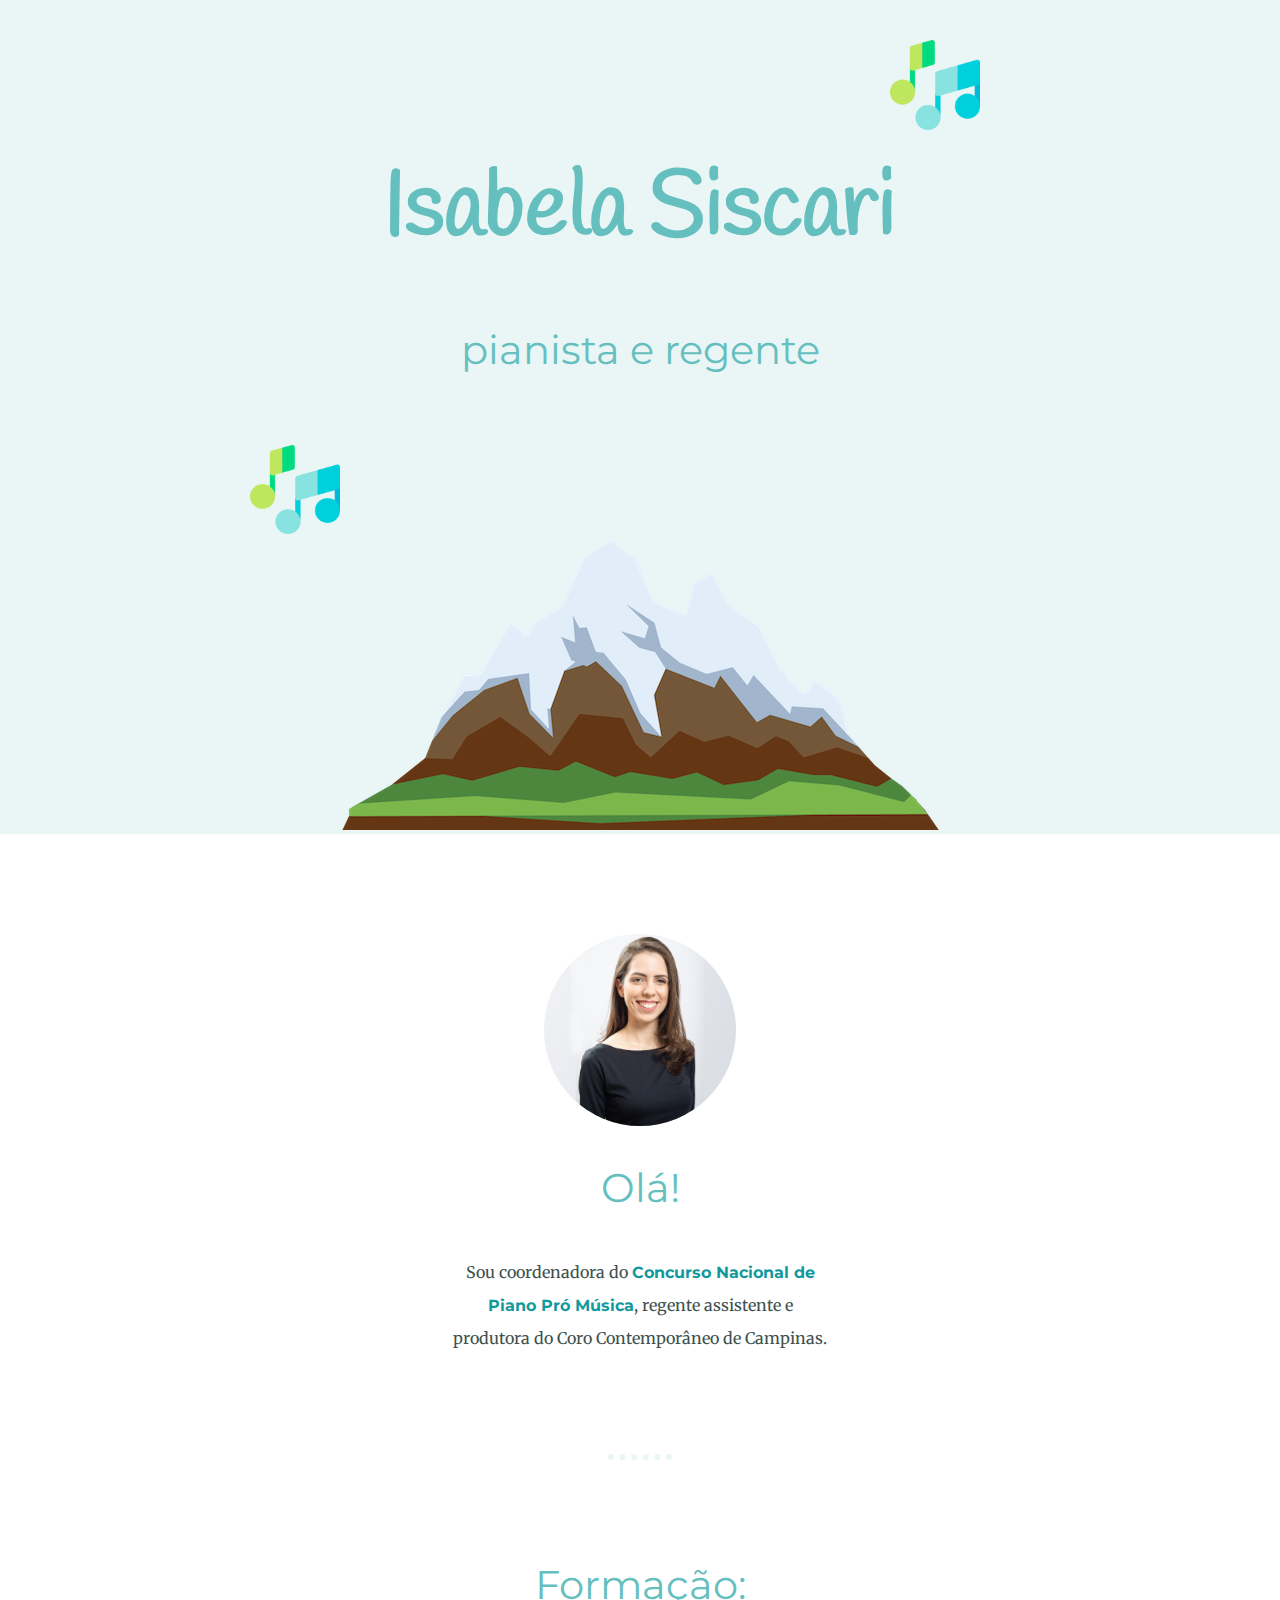
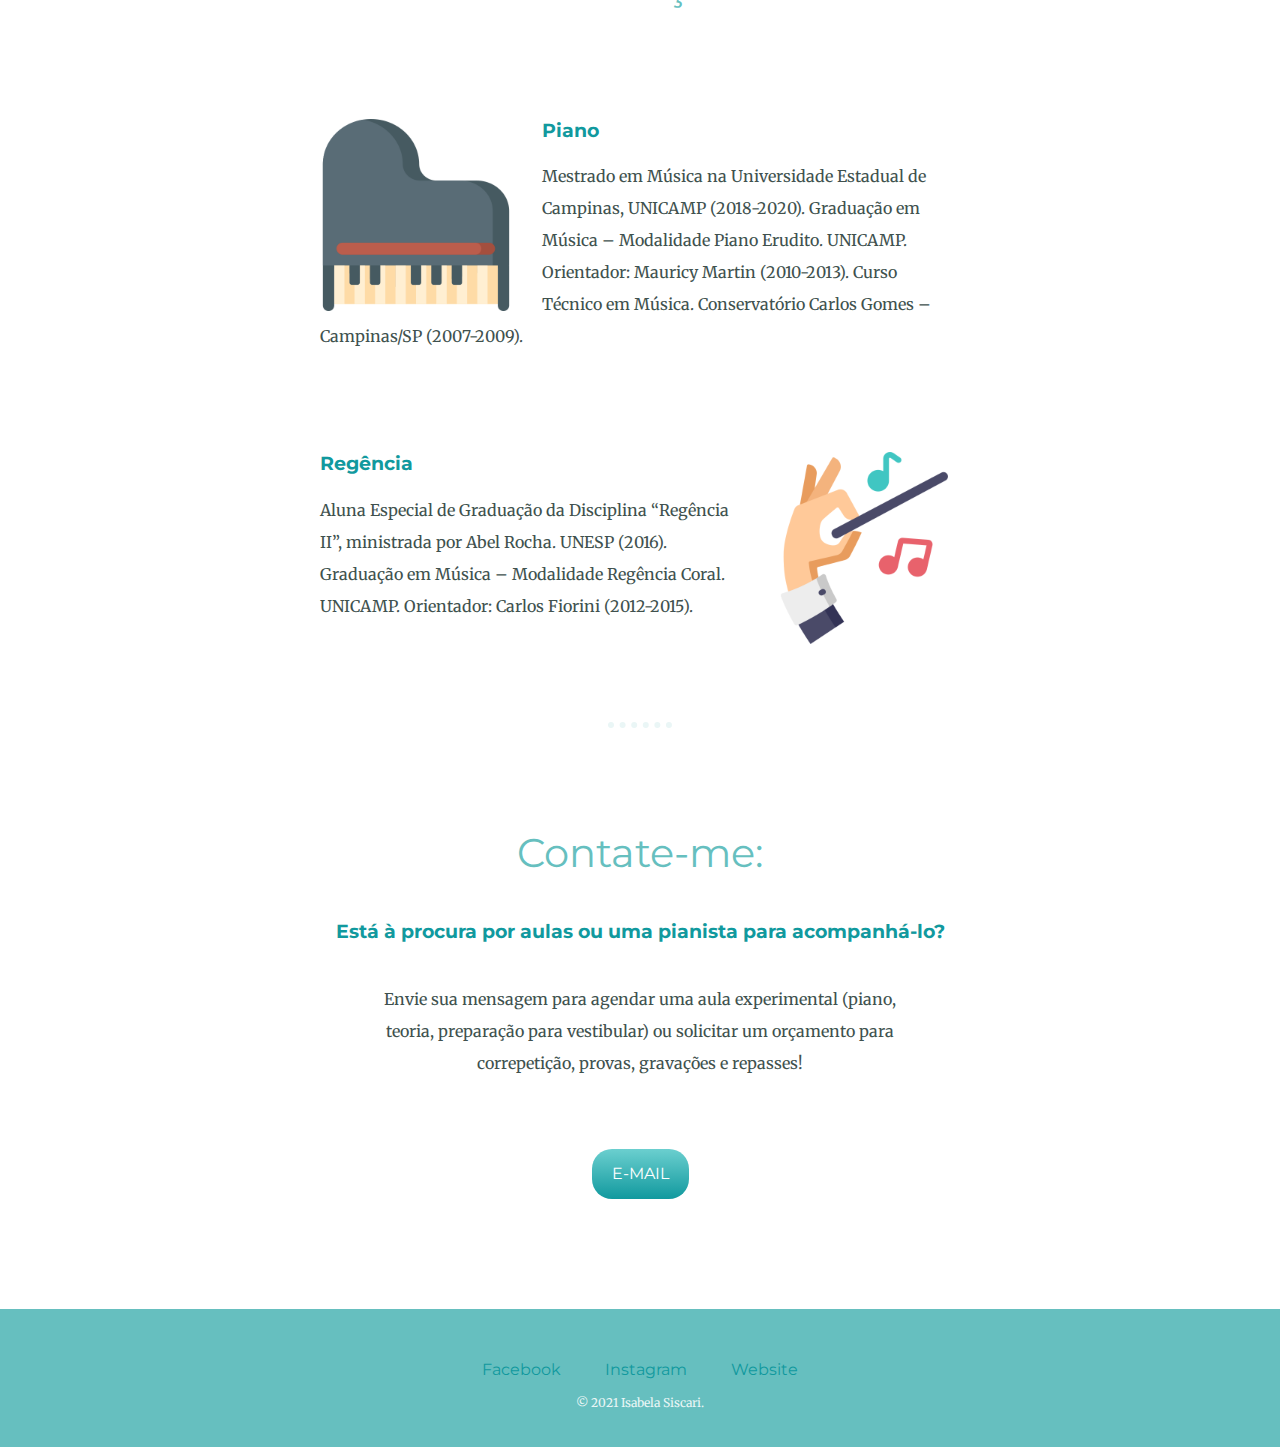
<file: index.html>
<!DOCTYPE html>
<html lang="en" dir="ltr">
  <head>
    <meta charset="utf-8">
    <title>Isabela Siscari</title>
    <link rel="stylesheet" href="css/styles.css">
    <link rel="icon" href="favicon.ico">
    <link href="https://fonts.googleapis.com/css2?family=Handlee&family=Merriweather:ital,wght@0,300;0,400;0,700;0,900;1,300;1,400;1,700;1,900&family=Montserrat:ital,wght@0,100;0,200;0,300;0,400;0,500;0,600;0,700;0,800;0,900;1,100;1,200;1,300;1,400;1,500;1,600;1,700;1,800;1,900&family=Sacramento&display=swap" rel="stylesheet">
  </head>
  <body>
      <div class="top-container">
        <img class="top-notes" src="images/music.png" alt="music notes image">
        <h1>Isabela Siscari</h1>
        <h2><p><span class="pianista">pianista</span> e regente</p></h2>
        <img class="bottom-notes" src="images/music.png" alt="music notes image">
        <img src="images/mountain.png" alt="mountain-img">

    </div>

    <div class="middle-container">
      <div class="profile">
        <img class="isabela-img" src="images/201910_sq.jpg" alt="isabela profile picture">
        <h2>Olá!</h2>
        <p class="intro">Sou coordenadora do <strong><a class="concurso" href="https://www.promusica.mus.br/iv-concurso-de-piano">Concurso Nacional de Piano Pró Música</a></strong>, regente assistente e produtora do Coro Contemporâneo de Campinas.</p>
      </div>

      <hr>

      <div class="skills">
        <h2>Formação:</h2>
        <div class="skill-row">
          <img class="piano" src="images/piano.png" alt="piano-img">
          <h3>Piano</h3>
          <p>Mestrado em Música na Universidade Estadual de Campinas, UNICAMP (2018-2020). Graduação em Música – Modalidade Piano Erudito. UNICAMP. Orientador: Mauricy Martin (2010-2013). Curso Técnico em Música. Conservatório Carlos Gomes – Campinas/SP (2007-2009). </p>
        </div>
        <div class="skill-row">
          <img class="conductor" src="images/conductor.png" alt="conductor-img">
          <h3>Regência</h3>
          <p>Aluna Especial de Graduação da Disciplina “Regência II”, ministrada por Abel Rocha. UNESP (2016). Graduação em Música – Modalidade Regência Coral. UNICAMP. Orientador: Carlos Fiorini (2012-2015).</p>
        </div>
      </div>
      <hr>

      <div class="contact-me">
        <h2>Contate-me:</h2>
        <h3>Está à procura por aulas ou uma pianista para acompanhá-lo?</h3>
        <p class="contact-message">Envie sua mensagem para agendar uma aula experimental (piano, teoria, preparação para vestibular) ou solicitar um orçamento para correpetição, provas, gravações e repasses!</p>
        <br>
        <a class="btn" href="mailto:isabelasiscari@gmail.com">E-mail</a>
      </div>
    </div>


    <div class="bottom-container">
      <a class="footer-link" href="https://www.facebook.com/isabelasiscari">Facebook</a>
      <a class="footer-link" href="https://instagram.com/isabelasiscari">Instagram</a>
      <a class="footer-link" href="https://isabelasiscari.wixsite.com/isabelasiscari">Website</a>
      <p class="copyright" >© 2021 Isabela Siscari.</p>
    </div>

<div class="credits" >Icons made by <a href="https://www.freepik.com" title="Freepik">Freepik</a> from <a href="https://www.flaticon.com/" title="Flaticon">www.flaticon.com</a></div>

  </body>
</html>
</file>
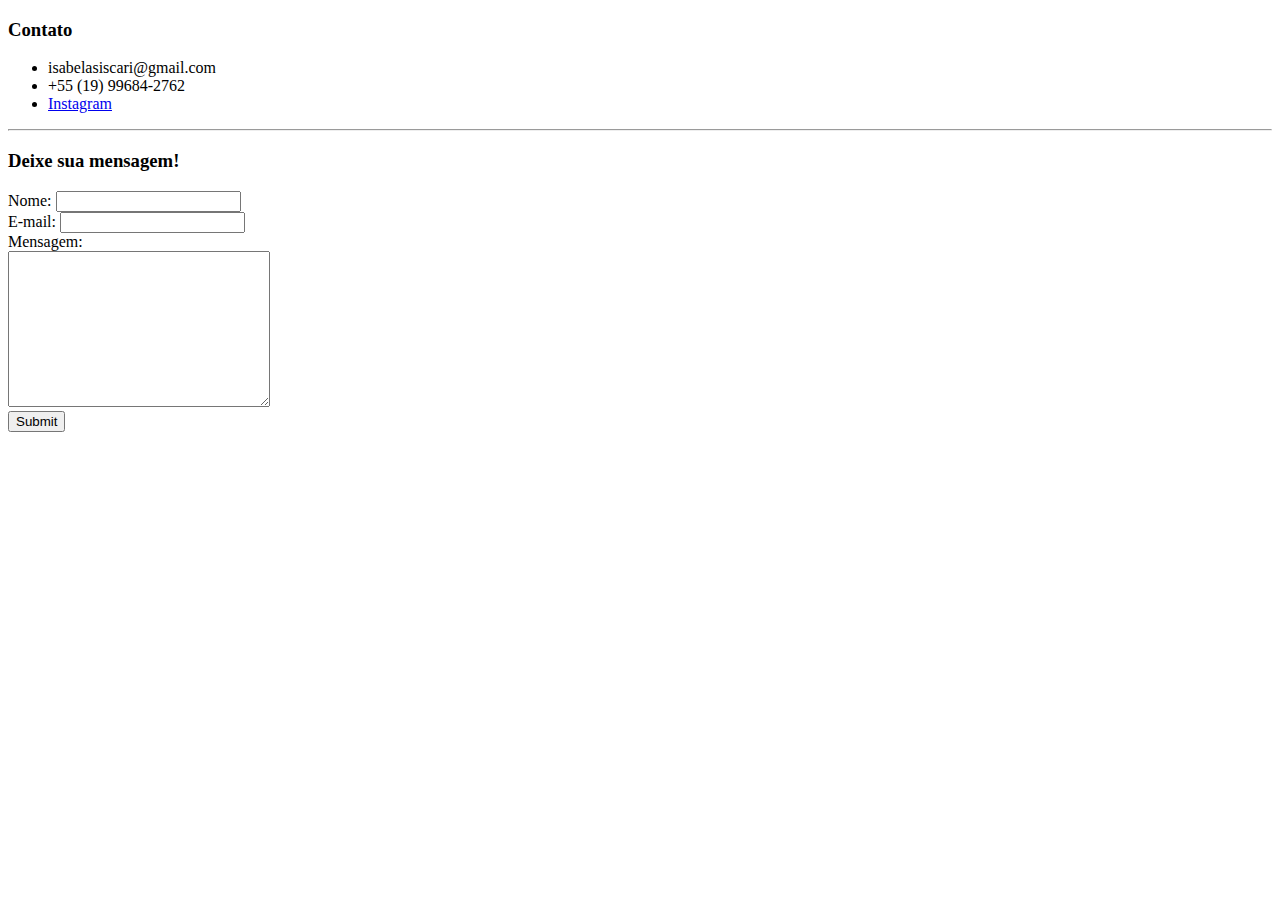
<file: contato.html>
<!DOCTYPE html>
<html lang="en" dir="ltr">
  <head>
    <meta charset="utf-8">
    <title>Contato</title>
  </head>
  <body>
    <h3>Contato</h3>
    <ul>
      <li>isabelasiscari@gmail.com</li>
      <li>+55 (19) 99684-2762</li>
      <li><a href="https://www.instagram.com/isabelasiscari/">Instagram</a></li>
    </ul>
    <hr>
    <h3>Deixe sua mensagem!</h3>
    <form action="mailto:isabelasiscari@gmail.com" method="post">
      <label>Nome:</label>
      <input type="text" name="Nome" value="">
      <br>
      <label>E-mail:</label>
      <input type="email" name="E-mail" value="">
      <br>
      <label>Mensagem:</label>
      <br>
      <textarea name="Mensagem" rows="10" cols="30"></textarea>
      <br>
      <input type="submit" name="">
    </form>
    
  </body>
</html>
</file>
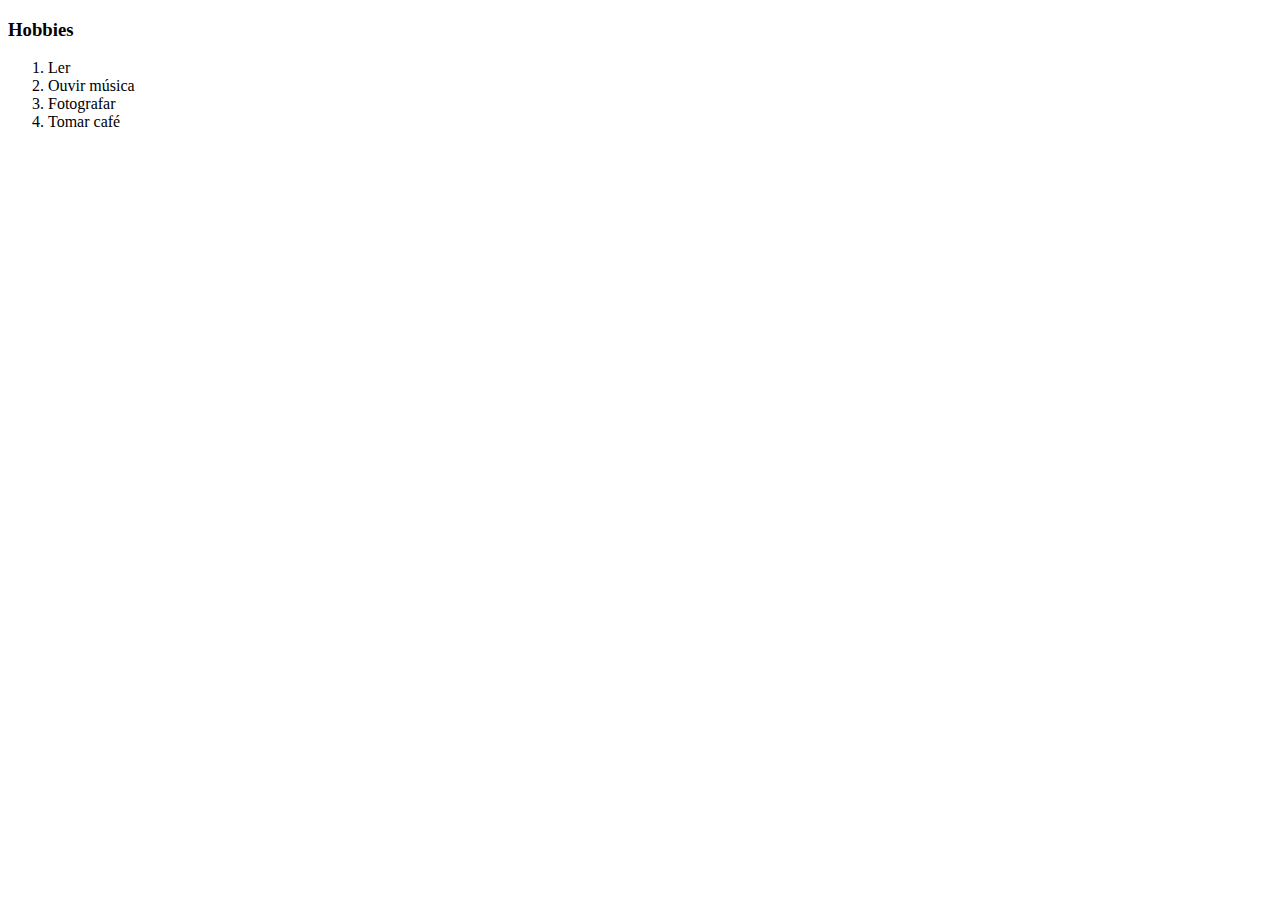
<file: hobbies.html>
<!DOCTYPE html>
<html lang="en" dir="ltr">
  <head>
    <meta charset="utf-8">
    <title>Hobbies</title>
  </head>
  <body>
    <h3>Hobbies</h3>
    <ol>
      <li>Ler</li>
      <li>Ouvir música</li>
      <li>Fotografar</li>
      <li>Tomar café</li>
    </ol>
  </body>
</html>
</file>
<file: css/styles.css>
body {
  color: #40514E;
  font-family: 'Merriweather', serif;
  margin: 0;
  text-align: center;
}

h1 {
  color: #66BFBF;
  font-family: 'Handlee', cursive;
  font-size: 5.625rem;
  margin: 50px auto 0;
}

h2 {
  color: #66BFBF;
  font-family: 'Montserrat', sans-serif;
  font-size: 2.5rem;
  font-weight: normal;
  padding-bottom: 10px;
}

h3 {
  color: #11999E;
  font-family: 'Montserrat', sans-serif;
}

hr {
  border: none;
  border-top-style: dotted;
  border-top-color: #EAF6F6;
  border-width: 6px;
  /* ou border: dotted #EAF6F6 6px
  border-bottom: none*/
  margin: 100px auto;
  width: 5%;

}

p {
  line-height: 2;
}

a {
  color: #11999E;
  font-family: 'Montserrat', sans-serif;
  margin: 10px 20px;
  text-decoration: none;
}

a:hover {
  color: #EAF6F6;
}

/*******************CLASS SELECTOR*******************/

.top-container {
  background-color: #eaf6f6;
  padding-top: 100px;
  position: relative;
}

.middle-container {
  margin: 100px 0;
}

.bottom-container {
  background-color: #66BFBF;
  padding: 50px 0 20px;
}

.skill-row {
  margin: 100px auto;
  text-align: left;
  width: 50%;
}

.subtitle {
  font-weight: normal;
}

.bottom-notes {
  bottom: 300px;
  left: 250px;
  position: absolute;
  width: 7%;
}

.top-notes {
  position: absolute;
  right: 300px;
  top: 40px;
  width: 7%;
}

.isabela-img {
  border-radius: 50%;
  width: 15%;
}

.intro {
  margin: auto;
  width: 30%;
}

.concurso {
  margin: 0;
}

.piano {
  float: left;
  margin-right: 30px;
  width: 30%;
}

.conductor {
  float: right;
  margin-left: 30px;
  width: 30%;
}

.contact-message {
  margin: 40px auto;
  width: 40%;
}

.btn {
   background: #6BCFCF;
   background-image: -webkit-linear-gradient(top, #6BCFCF, #11999E);
   background-image: -moz-linear-gradient(top, #6BCFCF, #11999E);
   background-image: -ms-linear-gradient(top, #6BCFCF, #11999E);
   background-image: -o-linear-gradient(top, #6BCFCF, #11999E);
   background-image: -webkit-gradient(to bottom, #6BCFCF, #11999E);
   -webkit-border-radius: 20px;
   -moz-border-radius: 20px;
   border-radius: 20px;
   height: 20px;
   line-height: 20px;
   color: #FFFFFF;
   font-family: 'Montserrat', sans-serif;
   width: 67px;
   font-size: 16px;
   font-weight: 400;
   padding: 15px;
   text-decoration: none;
   text-transform: uppercase;
   display: inline-block;
   cursor: pointer;
   text-align: center;
}

.btn:hover {
   border: solid #337FED 0;
   background: #11999E;
   background-image: -webkit-linear-gradient(top, #11999E, #6BCFCF);
   background-image: -moz-linear-gradient(top, #11999E, #6BCFCF);
   background-image: -ms-linear-gradient(top, #11999E, #6BCFCF);
   background-image: -o-linear-gradient(top, #11999E, #6BCFCF);
   background-image: -webkit-gradient(to bottom, #11999E, #6BCFCF);
   -webkit-border-radius: 20px;
   -moz-border-radius: 20px;
   border-radius: 20px;
   text-decoration: none;
}

.footer-link {
  color: #11999E;
}

.copyright {
  color: #EAF6F6;
  font-size: 0.75rem;
  padding: 0;
}

.credits {
  background-color: #66BFBF;
  color: #11999E;
  display: none;
  font-size: 0.7rem;
}
</file>
